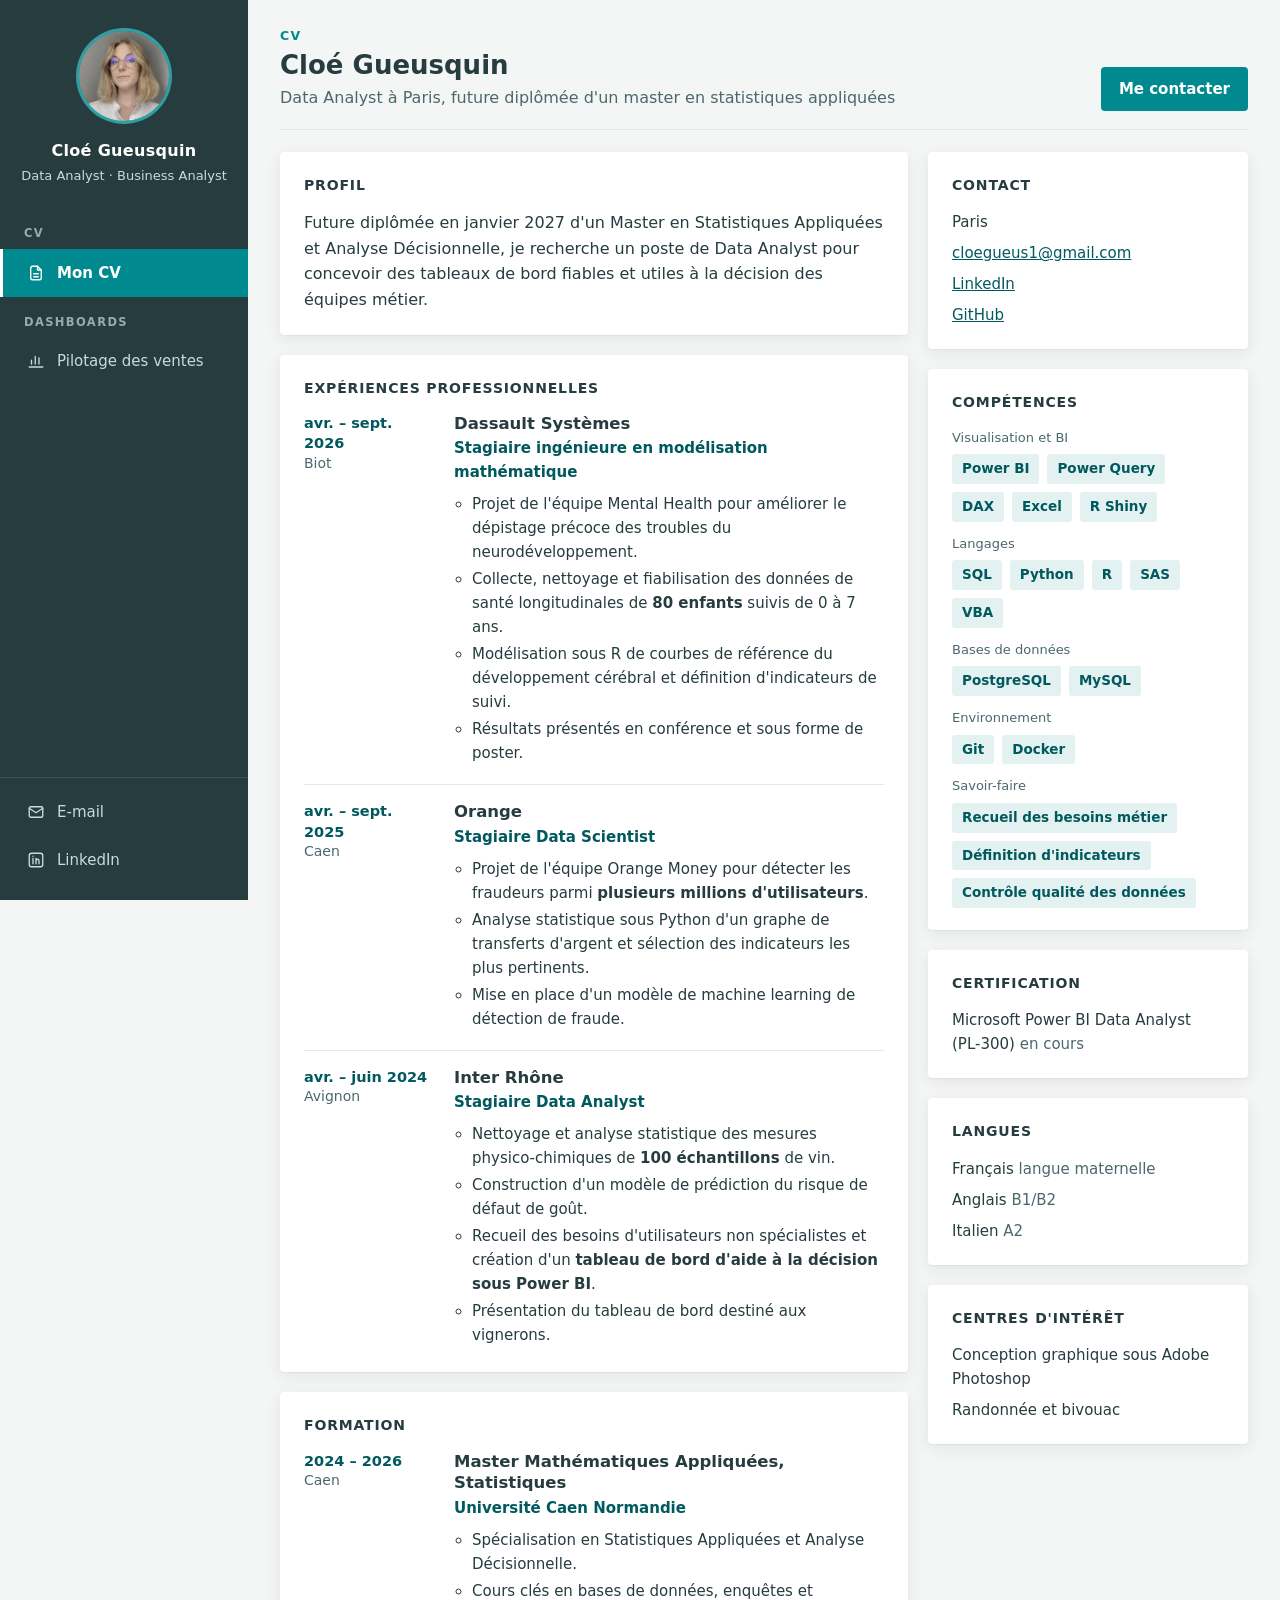
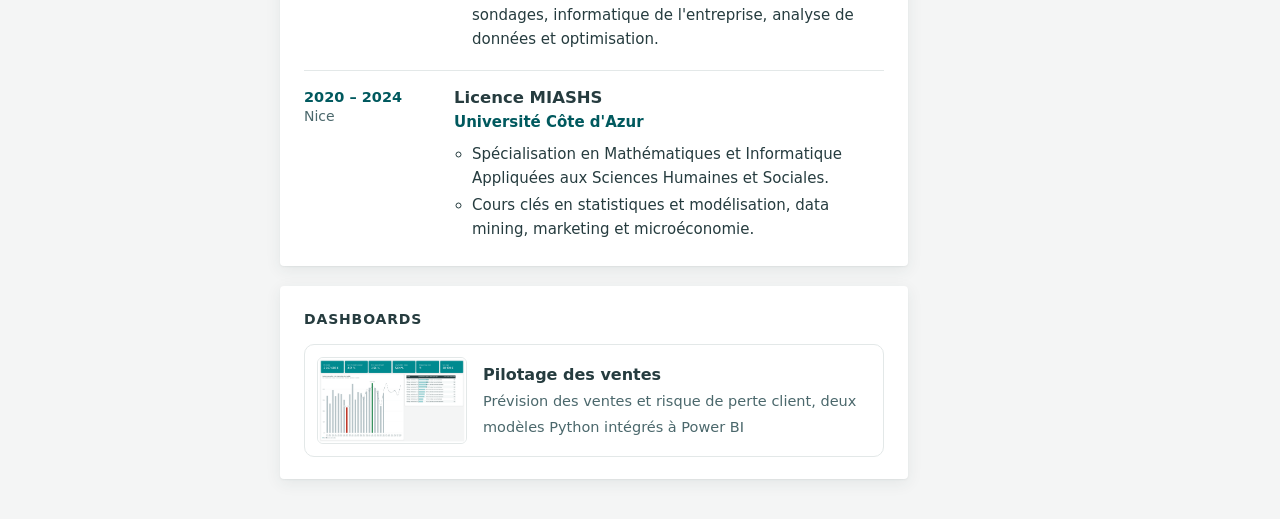
<file: docs/index.html>
<!doctype html>
<html lang="fr">
<head>
<meta charset="utf-8">
<meta name="viewport" content="width=device-width, initial-scale=1">
<title>Cloé Gueusquin · Data Analyst</title>
<meta name="description" content="Portfolio de Cloé Gueusquin, Data Analyst. CV et dashboards Power BI.">
<link rel="stylesheet" href="commun.css">
<style>
  .cv { display: grid; grid-template-columns: minmax(0, 1fr) 320px; gap: 20px; align-items: start; }
  .colonne { display: grid; gap: 20px; }
  .profil p { margin: 0; font-size: 16px; line-height: 1.6; }

  .frise { list-style: none; margin: 0; padding: 0; }
  .etape { display: grid; grid-template-columns: 130px minmax(0, 1fr); gap: 20px; padding: 16px 0; border-top: 1px solid var(--trait); }
  .etape:first-child { border-top: 0; padding-top: 0; }
  .etape:last-child { padding-bottom: 0; }
  .etape .quand { color: var(--texte-2); font-size: 14px; line-height: 1.4; }
  .etape .quand b { display: block; color: var(--teal-fonce); font-size: 14.5px; }
  .etape h3 { margin: 0; font-size: 16.5px; font-weight: 600; line-height: 1.3; }
  .etape .role { margin: 2px 0 8px; color: var(--teal-fonce); font-weight: 600; font-size: 15px; }
  .etape ul { margin: 0; padding-left: 18px; font-size: 15px; }
  .etape li { margin: 3px 0; }

  .contact, .liste { list-style: none; margin: 0; padding: 0; display: grid; gap: 7px; font-size: 15px; }
  .liste em { font-style: normal; color: var(--texte-2); }
  .groupe { margin: 0 0 12px; }
  .groupe:last-child { margin-bottom: 0; }
  .groupe span { display: block; font-size: 13px; color: var(--texte-2); margin-bottom: 6px; }
  .groupe .etiquettes li { font-size: 13.5px; }

  .dashboard { display: flex; align-items: center; gap: 16px; text-decoration: none; color: inherit; border: 1px solid var(--trait); border-radius: 10px; padding: 12px; }
  .dashboard:hover { border-color: var(--teal); background: var(--teal-clair); }
  .dashboard img { flex: none; width: 150px; border-radius: 6px; border: 1px solid var(--trait); }
  .dashboard strong { display: block; font-size: 16px; }
  .dashboard span { color: var(--texte-2); font-size: 14.5px; }

  @media (max-width: 1100px) {
    .cv { grid-template-columns: minmax(0, 1fr); }
  }
  @media (max-width: 960px) {
    .etape { grid-template-columns: 105px minmax(0, 1fr); gap: 14px; }
  }
</style>
</head>
<body>

<div class="pivoter" role="status">
  <svg viewBox="0 0 64 64" fill="none" stroke="currentColor" stroke-width="3" aria-hidden="true">
    <rect x="20" y="6" width="24" height="44" rx="4"/><line x1="29" y1="43" x2="35" y2="43"/>
    <path d="M50 30a18 18 0 0 1-18 18" stroke-dasharray="3 4"/>
  </svg>
  <strong>Tournez votre téléphone</strong>
  <p>Ce portfolio se consulte à l'horizontale, pour bien voir les tableaux de bord.</p>
</div>

<div class="app">
  <aside class="lateral" aria-label="Menu">
    <a class="profil-lateral" href="index.html"><span class="avatar"><img src="img/photo.jpg" alt="Photo de Cloé Gueusquin" onerror="this.remove()">CG</span><strong>Cloé Gueusquin</strong><small>Data Analyst · Business Analyst</small></a>
    <p class="rubrique">CV</p>
    <a class="lien" href="index.html" aria-current="page" title="Mon CV"><svg viewBox="0 0 24 24" fill="none" stroke="currentColor" stroke-width="1.8" stroke-linecap="round" stroke-linejoin="round" aria-hidden="true"><path d="M14 3H7a2 2 0 0 0-2 2v14a2 2 0 0 0 2 2h10a2 2 0 0 0 2-2V8z"/><path d="M14 3v5h5M9 13h6M9 17h6"/></svg><span>Mon CV</span></a>
    <p class="rubrique">Dashboards</p>
    <a class="lien" href="projets/pilotage-des-ventes.html" title="Pilotage des ventes"><svg viewBox="0 0 24 24" fill="none" stroke="currentColor" stroke-width="1.8" stroke-linecap="round" stroke-linejoin="round" aria-hidden="true"><path d="M3 20h18"/><path d="M6 16v-5M11 16V6M16 16v-8"/></svg><span>Pilotage des ventes</span></a>
    <div class="bas">
      <a class="lien" href="mailto:cloegueus1@gmail.com" title="E-mail"><svg viewBox="0 0 24 24" fill="none" stroke="currentColor" stroke-width="1.8" stroke-linecap="round" stroke-linejoin="round" aria-hidden="true"><rect x="3" y="5" width="18" height="14" rx="2"/><path d="m3 7 9 6 9-6"/></svg><span>E-mail</span></a>
      <a class="lien" href="https://www.linkedin.com/in/clo%C3%A9-gueusquin" title="LinkedIn"><svg viewBox="0 0 24 24" fill="none" stroke="currentColor" stroke-width="1.8" stroke-linecap="round" stroke-linejoin="round" aria-hidden="true"><rect x="3" y="3" width="18" height="18" rx="3"/><path d="M8 10v7M8 7v.01M12 17v-4a2 2 0 0 1 4 0v4M12 10v7"/></svg><span>LinkedIn</span></a>
    </div>
  </aside>

  <div class="principal">
    <header class="barre-haut">
      <div>
        <p class="fil">CV</p>
        <h1>Cloé Gueusquin</h1>
        <p class="sous-titre">Data Analyst à Paris, future diplômée d'un master en statistiques appliquées</p>
      </div>
      <a class="bouton-principal" href="mailto:cloegueus1@gmail.com">Me contacter</a>
    </header>

    <main class="cv">
      <div class="colonne">
        <section class="carte-blanche profil" aria-labelledby="titre-profil">
          <h2 id="titre-profil">Profil</h2>
          <p>Future diplômée en janvier 2027 d'un Master en Statistiques Appliquées et Analyse Décisionnelle, je recherche un poste de Data Analyst pour concevoir des tableaux de bord fiables et utiles à la décision des équipes métier.</p>
        </section>

        <section class="carte-blanche" aria-labelledby="titre-experiences">
          <h2 id="titre-experiences">Expériences professionnelles</h2>
          <ol class="frise">
            <li class="etape">
              <div class="quand"><b>avr. – sept. 2026</b>Biot</div>
              <div>
                <h3>Dassault Systèmes</h3>
                <p class="role">Stagiaire ingénieure en modélisation mathématique</p>
                <ul>
                <li>Projet de l'équipe Mental Health pour améliorer le dépistage précoce des troubles du neurodéveloppement.</li>
                <li>Collecte, nettoyage et fiabilisation des données de santé longitudinales de <strong>80 enfants</strong> suivis de 0 à 7 ans.</li>
                <li>Modélisation sous R de courbes de référence du développement cérébral et définition d'indicateurs de suivi.</li>
                <li>Résultats présentés en conférence et sous forme de poster.</li>
                </ul>
              </div>
            </li>
            <li class="etape">
              <div class="quand"><b>avr. – sept. 2025</b>Caen</div>
              <div>
                <h3>Orange</h3>
                <p class="role">Stagiaire Data Scientist</p>
                <ul>
                <li>Projet de l'équipe Orange Money pour détecter les fraudeurs parmi <strong>plusieurs millions d'utilisateurs</strong>.</li>
                <li>Analyse statistique sous Python d'un graphe de transferts d'argent et sélection des indicateurs les plus pertinents.</li>
                <li>Mise en place d'un modèle de machine learning de détection de fraude.</li>
                </ul>
              </div>
            </li>
            <li class="etape">
              <div class="quand"><b>avr. – juin 2024</b>Avignon</div>
              <div>
                <h3>Inter Rhône</h3>
                <p class="role">Stagiaire Data Analyst</p>
                <ul>
                <li>Nettoyage et analyse statistique des mesures physico-chimiques de <strong>100 échantillons</strong> de vin.</li>
                <li>Construction d'un modèle de prédiction du risque de défaut de goût.</li>
                <li>Recueil des besoins d'utilisateurs non spécialistes et création d'un <strong>tableau de bord d'aide à la décision sous Power BI</strong>.</li>
                <li>Présentation du tableau de bord destiné aux vignerons.</li>
                </ul>
              </div>
            </li>
          </ol>
        </section>

        <section class="carte-blanche" aria-labelledby="titre-formation">
          <h2 id="titre-formation">Formation</h2>
          <ol class="frise">
            <li class="etape">
              <div class="quand"><b>2024 – 2026</b>Caen</div>
              <div>
                <h3>Master Mathématiques Appliquées, Statistiques</h3>
                <p class="role">Université Caen Normandie</p>
                <ul>
                <li>Spécialisation en Statistiques Appliquées et Analyse Décisionnelle.</li>
                <li>Cours clés en bases de données, enquêtes et sondages, informatique de l'entreprise, analyse de données et optimisation.</li>
                </ul>
              </div>
            </li>
            <li class="etape">
              <div class="quand"><b>2020 – 2024</b>Nice</div>
              <div>
                <h3>Licence MIASHS</h3>
                <p class="role">Université Côte d'Azur</p>
                <ul>
                <li>Spécialisation en Mathématiques et Informatique Appliquées aux Sciences Humaines et Sociales.</li>
                <li>Cours clés en statistiques et modélisation, data mining, marketing et microéconomie.</li>
                </ul>
              </div>
            </li>
          </ol>
        </section>

        <section class="carte-blanche" aria-labelledby="titre-dashboards">
          <h2 id="titre-dashboards">Dashboards</h2>
          <a class="dashboard" href="projets/pilotage-des-ventes.html">
            <img src="img/demo_rapport.png" width="1804" height="1034" alt="">
            <div><strong>Pilotage des ventes</strong><span>Prévision des ventes et risque de perte client, deux modèles Python intégrés à Power BI</span></div>
          </a>
        </section>
      </div>

      <div class="colonne">
        <section class="carte-blanche" aria-labelledby="titre-contact">
          <h2 id="titre-contact">Contact</h2>
          <ul class="contact">
            <li>Paris</li>
            <li><a href="mailto:cloegueus1@gmail.com">cloegueus1@gmail.com</a></li>
            <li><a href="https://www.linkedin.com/in/clo%C3%A9-gueusquin">LinkedIn</a></li>
            <li><a href="https://github.com/cloegueus">GitHub</a></li>
          </ul>
        </section>

        <section class="carte-blanche" aria-labelledby="titre-competences">
          <h2 id="titre-competences">Compétences</h2>
          <div class="groupe"><span>Visualisation et BI</span><ul class="etiquettes"><li>Power BI</li><li>Power Query</li><li>DAX</li><li>Excel</li><li>R Shiny</li></ul></div>
          <div class="groupe"><span>Langages</span><ul class="etiquettes"><li>SQL</li><li>Python</li><li>R</li><li>SAS</li><li>VBA</li></ul></div>
          <div class="groupe"><span>Bases de données</span><ul class="etiquettes"><li>PostgreSQL</li><li>MySQL</li></ul></div>
          <div class="groupe"><span>Environnement</span><ul class="etiquettes"><li>Git</li><li>Docker</li></ul></div>
          <div class="groupe"><span>Savoir-faire</span><ul class="etiquettes"><li>Recueil des besoins métier</li><li>Définition d'indicateurs</li><li>Contrôle qualité des données</li></ul></div>
        </section>

        <section class="carte-blanche" aria-labelledby="titre-certification">
          <h2 id="titre-certification">Certification</h2>
          <ul class="liste"><li>Microsoft Power BI Data Analyst (PL-300) <em>en cours</em></li></ul>
        </section>

        <section class="carte-blanche" aria-labelledby="titre-langues">
          <h2 id="titre-langues">Langues</h2>
          <ul class="liste">
            <li>Français <em>langue maternelle</em></li>
            <li>Anglais <em>B1/B2</em></li>
            <li>Italien <em>A2</em></li>
          </ul>
        </section>

        <section class="carte-blanche" aria-labelledby="titre-interets">
          <h2 id="titre-interets">Centres d'intérêt</h2>
          <ul class="liste">
            <li>Conception graphique sous Adobe Photoshop</li>
            <li>Randonnée et bivouac</li>
          </ul>
        </section>
      </div>
    </main>
  </div>
</div>
</body>
</html>
</file>
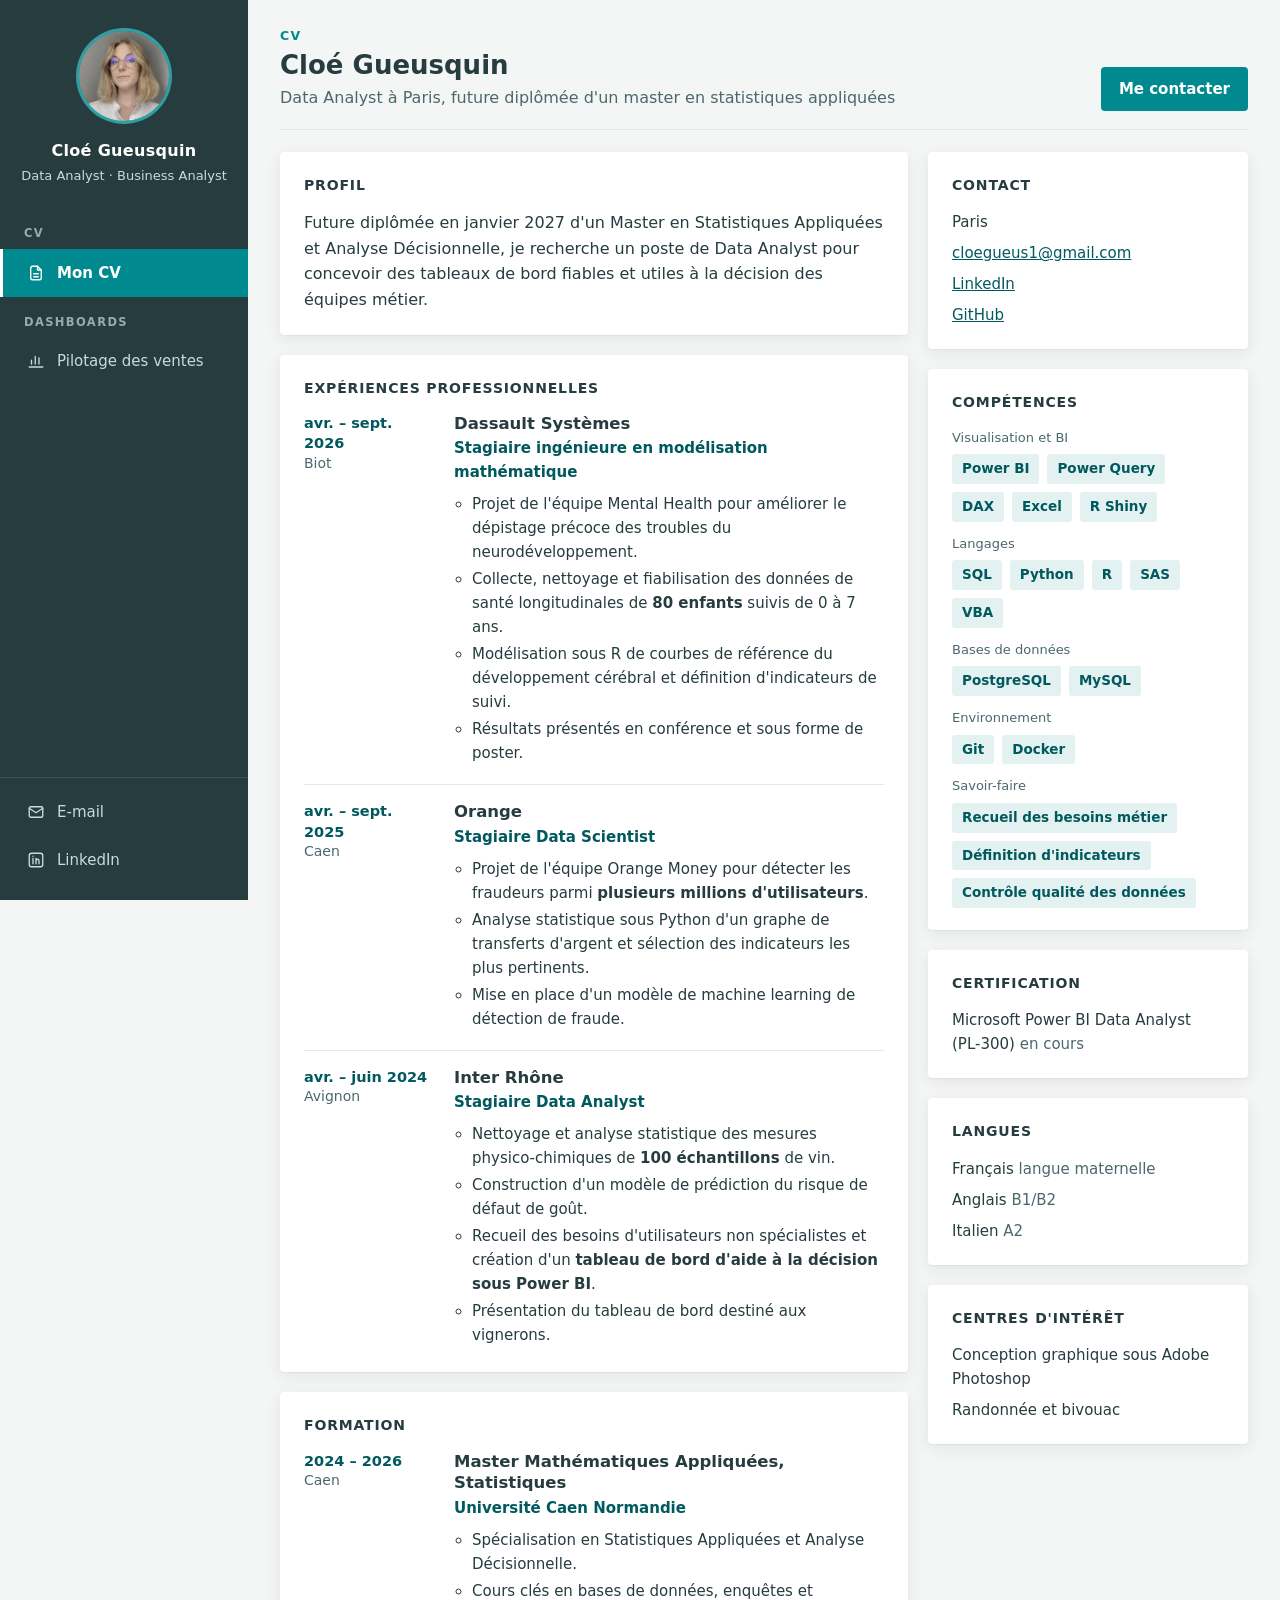
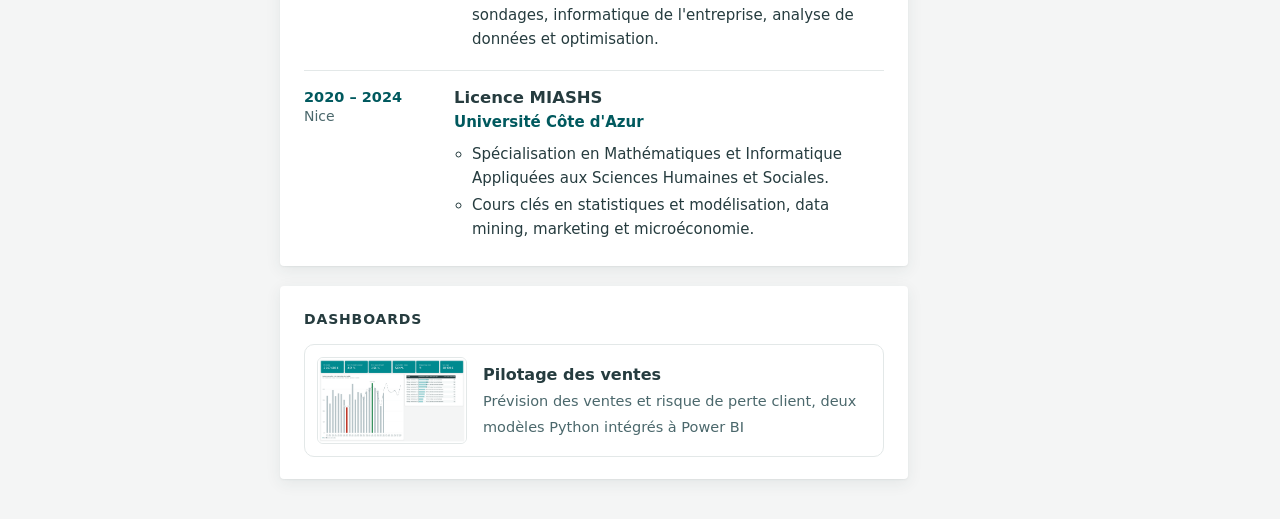
<file: docs/cv.html>
<!doctype html>
<html lang="fr">
<head>
<meta charset="utf-8">
<title>CV · Cloé Gueusquin</title>
<meta http-equiv="refresh" content="0; url=index.html">
<link rel="canonical" href="index.html">
</head>
<body>
<p>Le CV est maintenant sur la <a href="index.html">page d'accueil</a>.</p>
</body>
</html>
</file>
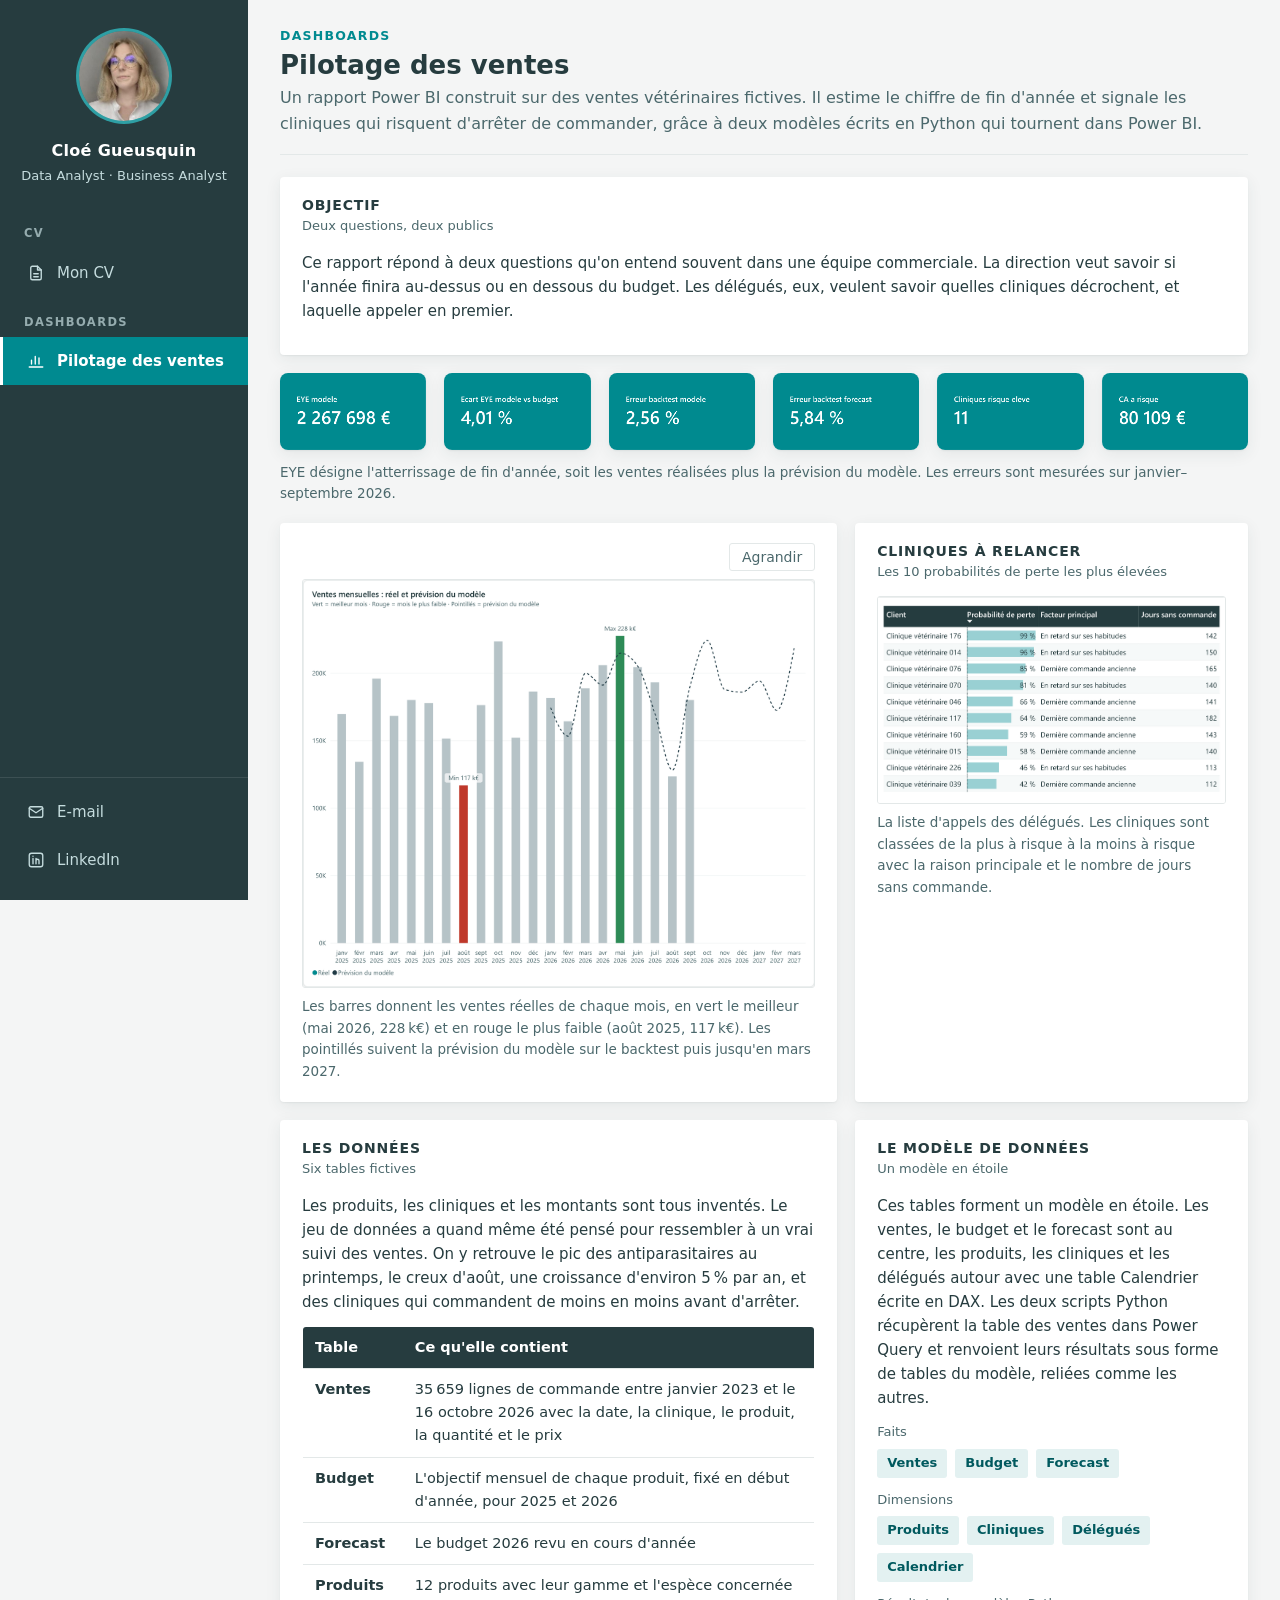
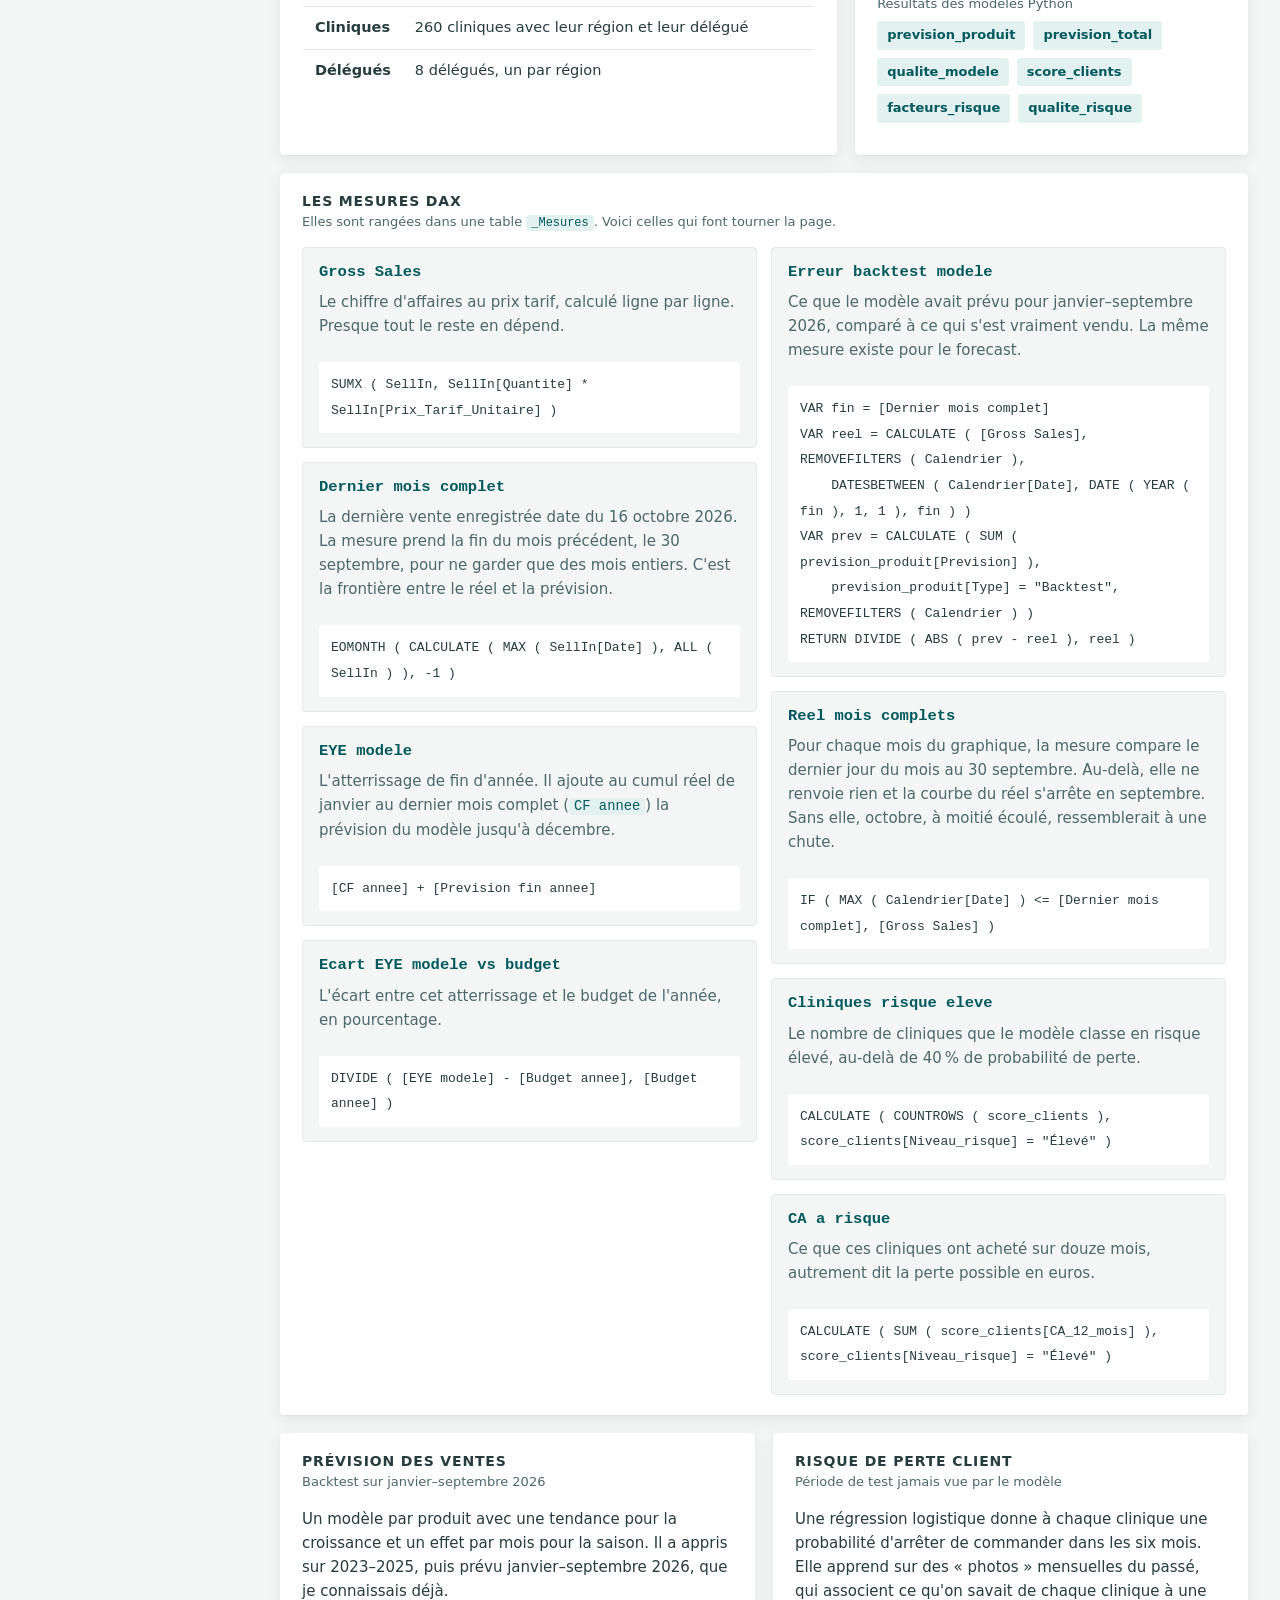
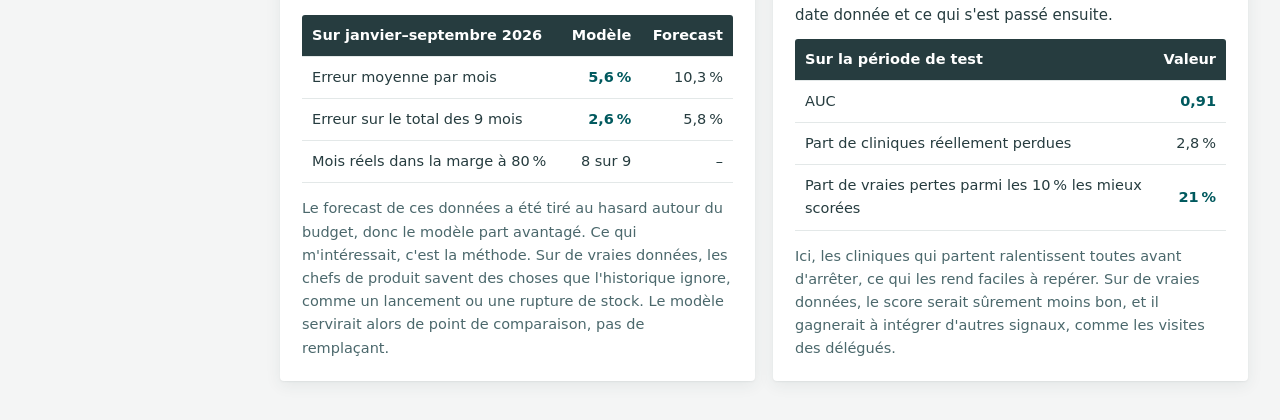
<file: docs/projets/demo-prediction.html>
<!doctype html>
<html lang="fr">
<head>
<meta charset="utf-8">
<title>Pilotage des ventes · Cloé Gueusquin</title>
<meta http-equiv="refresh" content="0; url=pilotage-des-ventes.html">
<link rel="canonical" href="pilotage-des-ventes.html">
</head>
<body>
<p>Ce dashboard s'appelle maintenant <a href="pilotage-des-ventes.html">Pilotage des ventes</a>.</p>
</body>
</html>
</file>
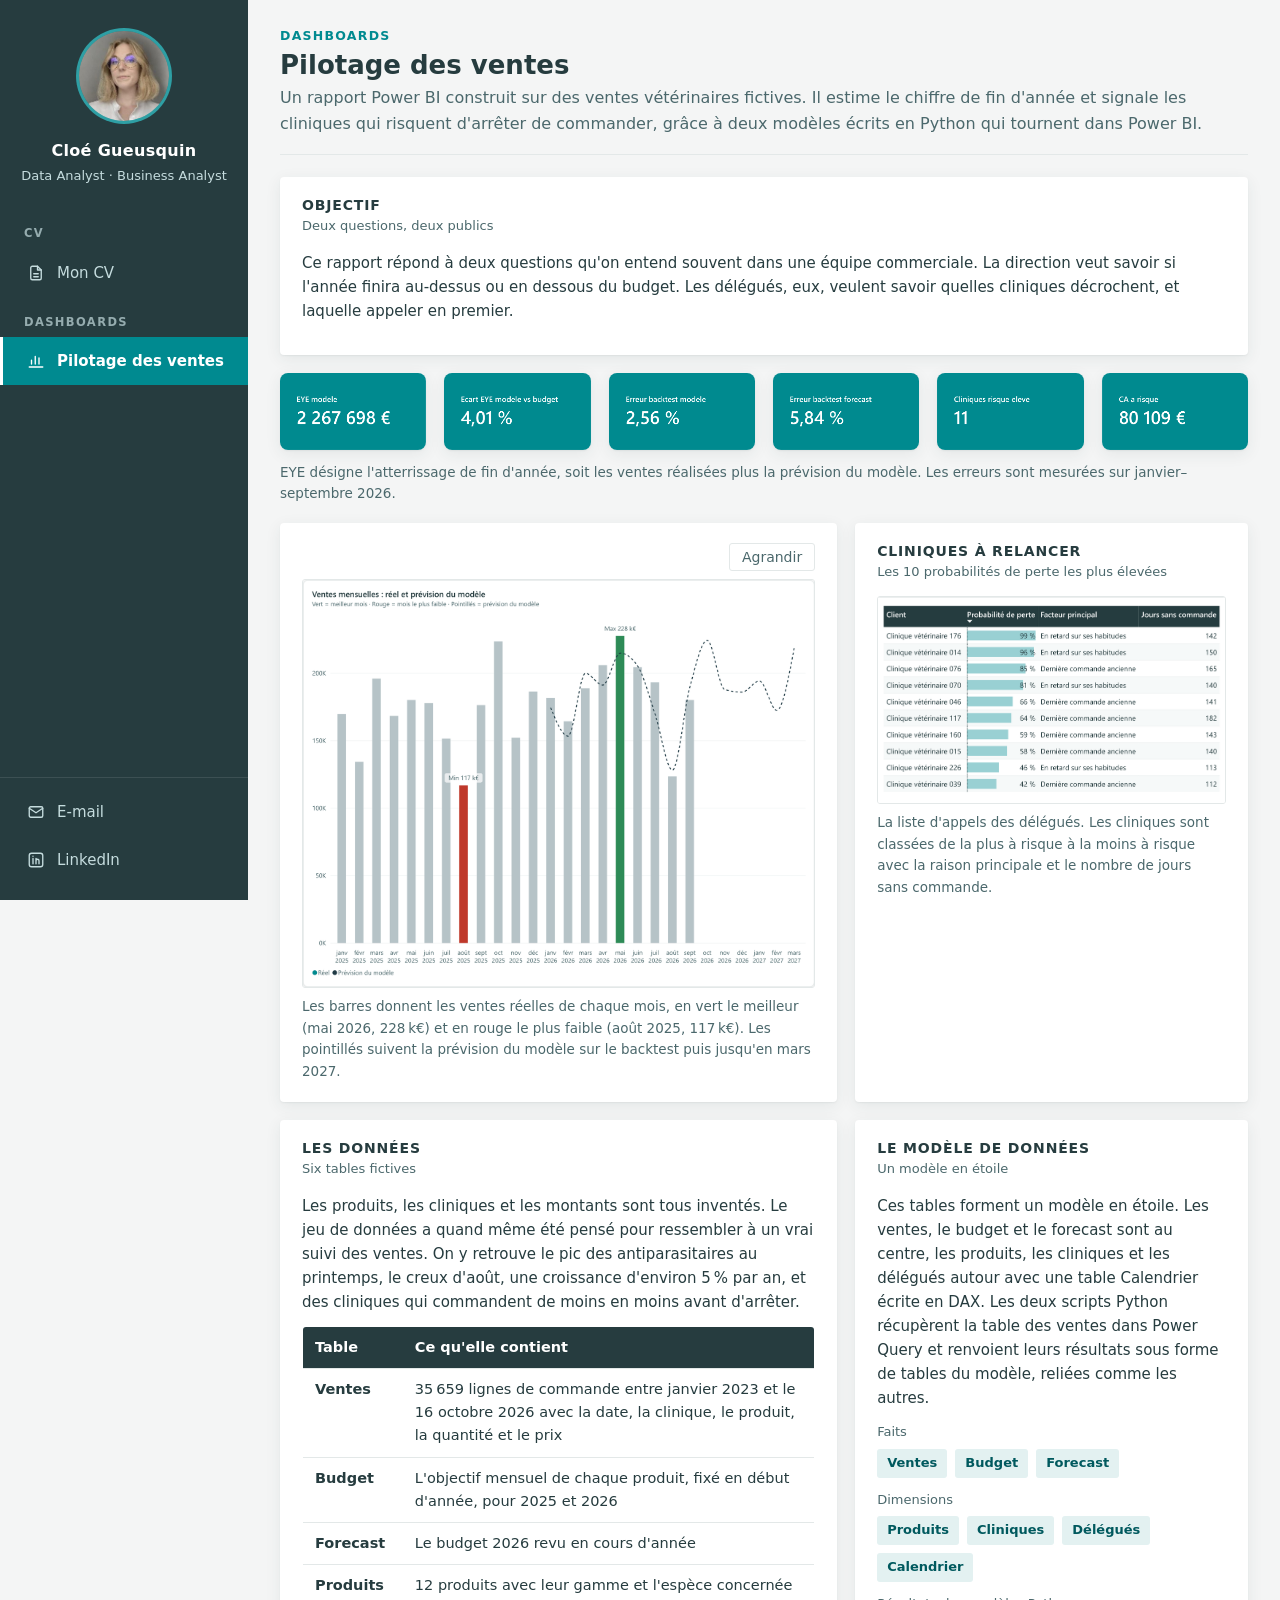
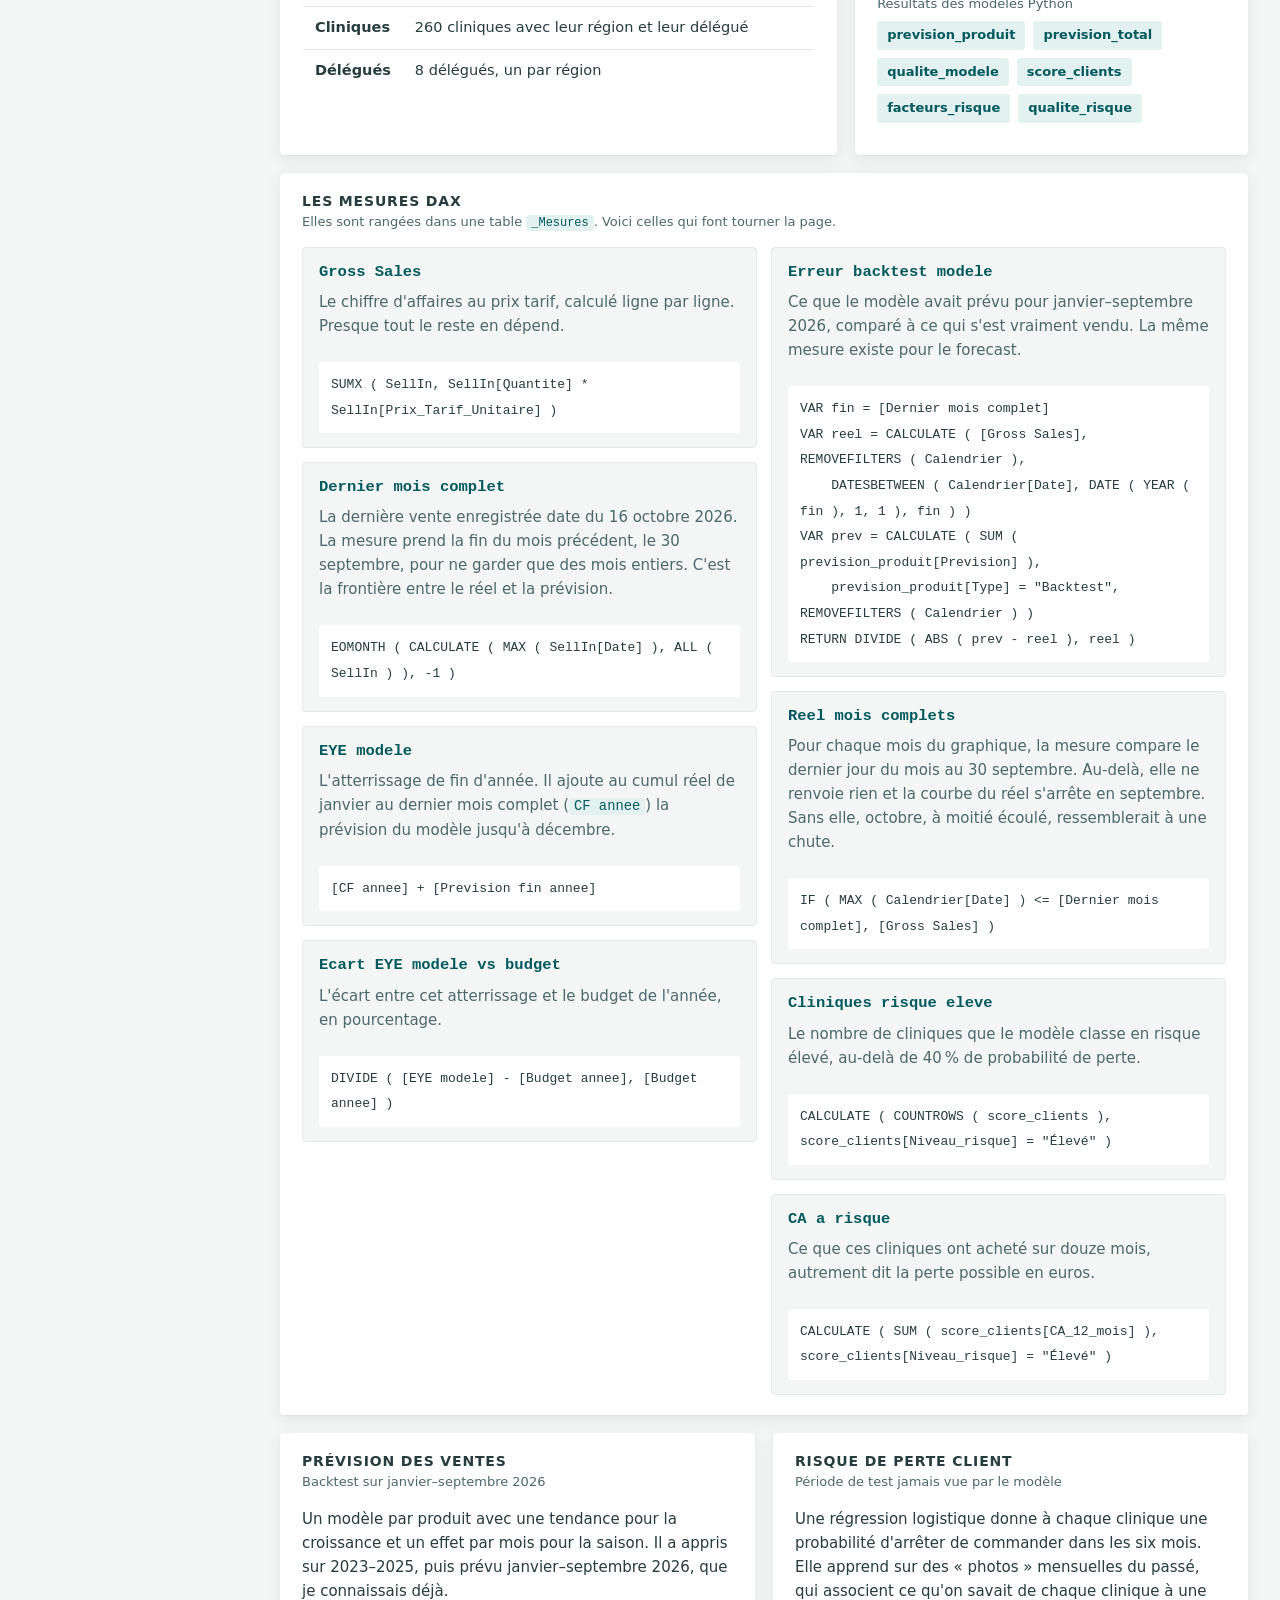
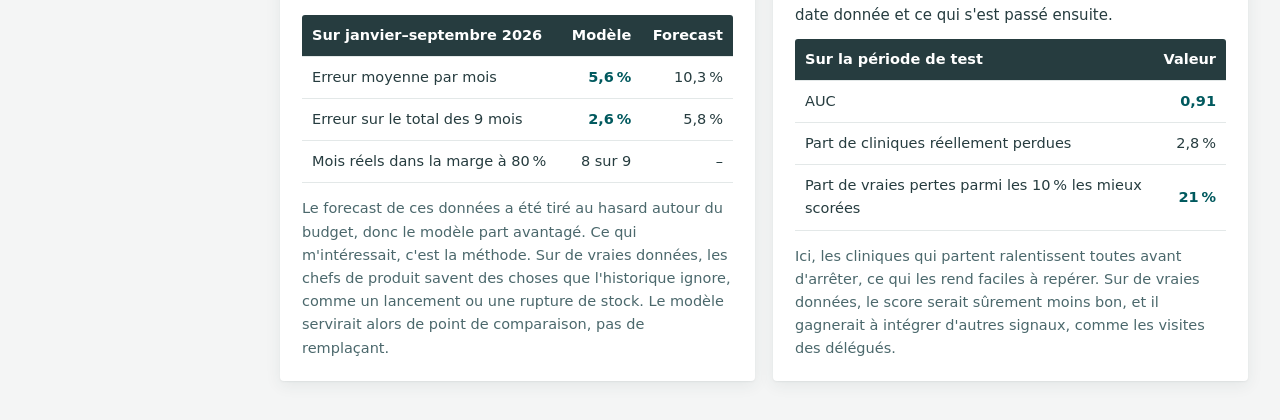
<file: docs/projets/pilotage-des-ventes.html>
<!doctype html>
<html lang="fr">
<head>
<meta charset="utf-8">
<meta name="viewport" content="width=device-width, initial-scale=1">
<title>Pilotage des ventes · Cloé Gueusquin</title>
<meta name="description" content="Rapport Power BI sur des ventes vétérinaires fictives : prévision de fin d'année et repérage des cliniques sur le point d'arrêter de commander avec deux modèles Python exécutés dans Power BI.">
<link rel="stylesheet" href="../commun.css">
<link rel="stylesheet" href="../projet.css">
</head>
<body>

<div class="pivoter" role="status">
  <svg viewBox="0 0 64 64" fill="none" stroke="currentColor" stroke-width="3" aria-hidden="true">
    <rect x="20" y="6" width="24" height="44" rx="4"/><line x1="29" y1="43" x2="35" y2="43"/>
    <path d="M50 30a18 18 0 0 1-18 18" stroke-dasharray="3 4"/>
  </svg>
  <strong>Tournez votre téléphone</strong>
  <p>Ce portfolio se consulte à l'horizontale, pour bien voir les tableaux de bord.</p>
</div>

<div class="app">
  <aside class="lateral" aria-label="Menu">
    <a class="profil-lateral" href="../index.html"><span class="avatar"><img src="../img/photo.jpg" alt="Photo de Cloé Gueusquin" onerror="this.remove()">CG</span><strong>Cloé Gueusquin</strong><small>Data Analyst · Business Analyst</small></a>
    <p class="rubrique">CV</p>
    <a class="lien" href="../index.html" title="Mon CV"><svg viewBox="0 0 24 24" fill="none" stroke="currentColor" stroke-width="1.8" stroke-linecap="round" stroke-linejoin="round" aria-hidden="true"><path d="M14 3H7a2 2 0 0 0-2 2v14a2 2 0 0 0 2 2h10a2 2 0 0 0 2-2V8z"/><path d="M14 3v5h5M9 13h6M9 17h6"/></svg><span>Mon CV</span></a>
    <p class="rubrique">Dashboards</p>
    <a class="lien" href="../projets/pilotage-des-ventes.html" aria-current="page" title="Pilotage des ventes"><svg viewBox="0 0 24 24" fill="none" stroke="currentColor" stroke-width="1.8" stroke-linecap="round" stroke-linejoin="round" aria-hidden="true"><path d="M3 20h18"/><path d="M6 16v-5M11 16V6M16 16v-8"/></svg><span>Pilotage des ventes</span></a>
    <div class="bas">
      <a class="lien" href="mailto:cloegueus1@gmail.com" title="E-mail"><svg viewBox="0 0 24 24" fill="none" stroke="currentColor" stroke-width="1.8" stroke-linecap="round" stroke-linejoin="round" aria-hidden="true"><rect x="3" y="5" width="18" height="14" rx="2"/><path d="m3 7 9 6 9-6"/></svg><span>E-mail</span></a>
      <a class="lien" href="https://www.linkedin.com/in/clo%C3%A9-gueusquin" title="LinkedIn"><svg viewBox="0 0 24 24" fill="none" stroke="currentColor" stroke-width="1.8" stroke-linecap="round" stroke-linejoin="round" aria-hidden="true"><rect x="3" y="3" width="18" height="18" rx="3"/><path d="M8 10v7M8 7v.01M12 17v-4a2 2 0 0 1 4 0v4M12 10v7"/></svg><span>LinkedIn</span></a>
    </div>
  </aside>

  <div class="principal">
    <header class="barre-haut">
      <div>
        <p class="fil">Dashboards</p>
        <h1>Pilotage des ventes</h1>
        <p class="sous-titre">Un rapport Power BI construit sur des ventes vétérinaires fictives. Il estime le chiffre de fin d'année et signale les cliniques qui risquent d'arrêter de commander, grâce à deux modèles écrits en Python qui tournent dans Power BI.</p>
      </div>
    </header>

<main class="tableau">

  <section class="tuile l-12" id="objectif">
    <h2>Objectif</h2>
    <p class="sous">Deux questions, deux publics</p>
    <p>Ce rapport répond à deux questions qu'on entend souvent dans une équipe commerciale. La direction veut savoir si l'année finira au-dessus ou en dessous du budget. Les délégués, eux, veulent savoir quelles cliniques décrochent, et laquelle appeler en premier.</p>
  </section>



  <figure class="visuel-carte l-2"><img src="../img/demo_carte_1.png" width="559" height="293" alt="Carte du rapport, EYE modele : 2 267 698 €"></figure>
  <figure class="visuel-carte l-2"><img src="../img/demo_carte_2.png" width="559" height="293" alt="Carte du rapport, Ecart EYE modele vs budget : 4,01 %"></figure>
  <figure class="visuel-carte l-2"><img src="../img/demo_carte_3.png" width="559" height="293" alt="Carte du rapport, Erreur backtest modele : 2,56 %"></figure>
  <figure class="visuel-carte l-2"><img src="../img/demo_carte_4.png" width="559" height="293" alt="Carte du rapport, Erreur backtest forecast : 5,84 %"></figure>
  <figure class="visuel-carte l-2"><img src="../img/demo_carte_5.png" width="559" height="293" alt="Carte du rapport, Cliniques risque eleve : 11"></figure>
  <figure class="visuel-carte l-2"><img src="../img/demo_carte_6.png" width="559" height="293" alt="Carte du rapport, CA a risque : 80 109 €"></figure>
  <p class="legende-bande">EYE désigne l'atterrissage de fin d'année, soit les ventes réalisées plus la prévision du modèle. Les erreurs sont mesurées sur janvier–septembre 2026.</p>

  <section class="tuile l-7" id="rapport">
    <div class="tuile-tete seul">
      <button class="agrandir" type="button">Agrandir</button>
    </div>
    <div class="capture"><img src="../img/demo_graphique.png" width="1400" height="1115" alt="Histogramme des ventes mensuelles réelles de janvier 2025 à septembre 2026, meilleur mois en vert et mois le plus faible en rouge, avec la prévision du modèle en pointillés jusqu'en mars 2027."></div>
    <p class="legende">Les barres donnent les ventes réelles de chaque mois, en vert le meilleur (mai 2026, 228&#8239;k€) et en rouge le plus faible (août 2025, 117&#8239;k€). Les pointillés suivent la prévision du modèle sur le backtest puis jusqu'en mars 2027.</p>
  </section>

  <section class="tuile l-5" id="clients">
    <h2>Cliniques à relancer</h2>
    <p class="sous">Les 10 probabilités de perte les plus élevées</p>
    <div class="capture"><img src="../img/demo_tableau.png" alt="Tableau des dix cliniques au risque de perte le plus élevé, de 99 % à 42 %, avec le facteur principal et le nombre de jours sans commande."></div>
    <p class="legende">La liste d'appels des délégués. Les cliniques sont classées de la plus à risque à la moins à risque avec la raison principale et le nombre de jours sans commande.</p>
  </section>

  <section class="tuile l-7" id="donnees">
    <h2>Les données</h2>
    <p class="sous">Six tables fictives</p>
    <p>Les produits, les cliniques et les montants sont tous inventés. Le jeu de données a quand même été pensé pour ressembler à un vrai suivi des ventes. On y retrouve le pic des antiparasitaires au printemps, le creux d'août, une croissance d'environ 5&#8239;% par an, et des cliniques qui commandent de moins en moins avant d'arrêter.</p>
    <table class="donnees">
      <thead><tr><th scope="col">Table</th><th scope="col">Ce qu'elle contient</th></tr></thead>
      <tbody>
        <tr><th scope="row">Ventes</th><td>35&#8239;659 lignes de commande entre janvier 2023 et le 16 octobre 2026 avec la date, la clinique, le produit, la quantité et le prix</td></tr>
        <tr><th scope="row">Budget</th><td>L'objectif mensuel de chaque produit, fixé en début d'année, pour 2025 et 2026</td></tr>
        <tr><th scope="row">Forecast</th><td>Le budget 2026 revu en cours d'année</td></tr>
        <tr><th scope="row">Produits</th><td>12 produits avec leur gamme et l'espèce concernée</td></tr>
        <tr><th scope="row">Cliniques</th><td>260 cliniques avec leur région et leur délégué</td></tr>
        <tr><th scope="row">Délégués</th><td>8 délégués, un par région</td></tr>
      </tbody>
    </table>
  </section>

  <section class="tuile l-5" id="modele">
    <h2>Le modèle de données</h2>
    <p class="sous">Un modèle en étoile</p>
    <p>Ces tables forment un modèle en étoile. Les ventes, le budget et le forecast sont au centre, les produits, les cliniques et les délégués autour avec une table Calendrier écrite en DAX. Les deux scripts Python récupèrent la table des ventes dans Power Query et renvoient leurs résultats sous forme de tables du modèle, reliées comme les autres.</p>
    <div class="groupe"><span>Faits</span><ul class="etiquettes"><li>Ventes</li><li>Budget</li><li>Forecast</li></ul></div>
    <div class="groupe"><span>Dimensions</span><ul class="etiquettes"><li>Produits</li><li>Cliniques</li><li>Délégués</li><li>Calendrier</li></ul></div>
    <div class="groupe"><span>Résultats des modèles Python</span><ul class="etiquettes"><li>prevision_produit</li><li>prevision_total</li><li>qualite_modele</li><li>score_clients</li><li>facteurs_risque</li><li>qualite_risque</li></ul></div>
  </section>

  <section class="tuile l-12" id="mesures">
    <h2>Les mesures DAX</h2>
    <p class="sous">Elles sont rangées dans une table <code>_Mesures</code>. Voici celles qui font tourner la page.</p>
    <div class="mesures">
      <article class="mesure">
        <h3>Gross Sales</h3>
        <p>Le chiffre d'affaires au prix tarif, calculé ligne par ligne. Presque tout le reste en dépend.</p>
        <pre><code>SUMX ( SellIn, SellIn[Quantite] * SellIn[Prix_Tarif_Unitaire] )</code></pre>
      </article>
      <article class="mesure">
        <h3>Dernier mois complet</h3>
        <p>La dernière vente enregistrée date du 16 octobre 2026. La mesure prend la fin du mois précédent, le 30 septembre, pour ne garder que des mois entiers. C'est la frontière entre le réel et la prévision.</p>
        <pre><code>EOMONTH ( CALCULATE ( MAX ( SellIn[Date] ), ALL ( SellIn ) ), -1 )</code></pre>
      </article>
      <article class="mesure">
        <h3>EYE modele</h3>
        <p>L'atterrissage de fin d'année. Il ajoute au cumul réel de janvier au dernier mois complet (<code>CF annee</code>) la prévision du modèle jusqu'à décembre.</p>
        <pre><code>[CF annee] + [Prevision fin annee]</code></pre>
      </article>
      <article class="mesure">
        <h3>Ecart EYE modele vs budget</h3>
        <p>L'écart entre cet atterrissage et le budget de l'année, en pourcentage.</p>
        <pre><code>DIVIDE ( [EYE modele] - [Budget annee], [Budget annee] )</code></pre>
      </article>
      <article class="mesure">
        <h3>Erreur backtest modele</h3>
        <p>Ce que le modèle avait prévu pour janvier–septembre 2026, comparé à ce qui s'est vraiment vendu. La même mesure existe pour le forecast.</p>
        <pre><code>VAR fin = [Dernier mois complet]
VAR reel = CALCULATE ( [Gross Sales], REMOVEFILTERS ( Calendrier ),
    DATESBETWEEN ( Calendrier[Date], DATE ( YEAR ( fin ), 1, 1 ), fin ) )
VAR prev = CALCULATE ( SUM ( prevision_produit[Prevision] ),
    prevision_produit[Type] = "Backtest", REMOVEFILTERS ( Calendrier ) )
RETURN DIVIDE ( ABS ( prev - reel ), reel )</code></pre>
      </article>
      <article class="mesure">
        <h3>Reel mois complets</h3>
        <p>Pour chaque mois du graphique, la mesure compare le dernier jour du mois au 30 septembre. Au-delà, elle ne renvoie rien et la courbe du réel s'arrête en septembre. Sans elle, octobre, à moitié écoulé, ressemblerait à une chute.</p>
        <pre><code>IF ( MAX ( Calendrier[Date] ) &lt;= [Dernier mois complet], [Gross Sales] )</code></pre>
      </article>
      <article class="mesure">
        <h3>Cliniques risque eleve</h3>
        <p>Le nombre de cliniques que le modèle classe en risque élevé, au-delà de 40&#8239;% de probabilité de perte.</p>
        <pre><code>CALCULATE ( COUNTROWS ( score_clients ), score_clients[Niveau_risque] = "Élevé" )</code></pre>
      </article>
      <article class="mesure">
        <h3>CA a risque</h3>
        <p>Ce que ces cliniques ont acheté sur douze mois, autrement dit la perte possible en euros.</p>
        <pre><code>CALCULATE ( SUM ( score_clients[CA_12_mois] ), score_clients[Niveau_risque] = "Élevé" )</code></pre>
      </article>
    </div>
  </section>

  <section class="tuile l-6">
    <h2>Prévision des ventes</h2>
    <p class="sous">Backtest sur janvier–septembre 2026</p>
    <p>Un modèle par produit avec une tendance pour la croissance et un effet par mois pour la saison. Il a appris sur 2023–2025, puis prévu janvier–septembre 2026, que je connaissais déjà.</p>
        <table class="comparaison">
          <thead><tr><th scope="col">Sur janvier–septembre 2026</th><th scope="col">Modèle</th><th scope="col">Forecast</th></tr></thead>
          <tbody>
            <tr><td>Erreur moyenne par mois</td><td class="meilleur">5,6&#8239;%</td><td>10,3&#8239;%</td></tr>
            <tr><td>Erreur sur le total des 9 mois</td><td class="meilleur">2,6&#8239;%</td><td>5,8&#8239;%</td></tr>
            <tr><td>Mois réels dans la marge à 80&#8239;%</td><td>8 sur 9</td><td>–</td></tr>
          </tbody>
        </table>
        <p class="remarque">Le forecast de ces données a été tiré au hasard autour du budget, donc le modèle part avantagé. Ce qui m'intéressait, c'est la méthode. Sur de vraies données, les chefs de produit savent des choses que l'historique ignore, comme un lancement ou une rupture de stock. Le modèle servirait alors de point de comparaison, pas de remplaçant.</p>
  </section>
  <section class="tuile l-6">
    <h2>Risque de perte client</h2>
    <p class="sous">Période de test jamais vue par le modèle</p>
    <p>Une régression logistique donne à chaque clinique une probabilité d'arrêter de commander dans les six mois. Elle apprend sur des « photos » mensuelles du passé, qui associent ce qu'on savait de chaque clinique à une date donnée et ce qui s'est passé ensuite.</p>
        <table class="comparaison">
          <thead><tr><th scope="col">Sur la période de test</th><th scope="col">Valeur</th></tr></thead>
          <tbody>
            <tr><td>AUC</td><td class="meilleur">0,91</td></tr>
            <tr><td>Part de cliniques réellement perdues</td><td>2,8&#8239;%</td></tr>
            <tr><td>Part de vraies pertes parmi les 10&#8239;% les mieux scorées</td><td class="meilleur">21&#8239;%</td></tr>
          </tbody>
        </table>
        <p class="remarque">Ici, les cliniques qui partent ralentissent toutes avant d'arrêter, ce qui les rend faciles à repérer. Sur de vraies données, le score serait sûrement moins bon, et il gagnerait à intégrer d'autres signaux, comme les visites des délégués.</p>
  </section>

</main>
  </div>
</div>

<dialog id="agrandissement" aria-label="Capture agrandie">
  <button class="fermer" type="button" aria-label="Fermer">×</button>
  <img alt="">
</dialog>

<script src="../projet.js"></script>
</body>
</html>
</file>
<file: docs/commun.css>
/* Styles communs à toutes les pages du portfolio. */

:root {
  --ardoise: #263C3F;
  --ardoise-2: #31494C;
  --teal: #008A90;
  --teal-fonce: #00595E;
  --teal-clair: #E3F1F1;
  --gris-bleu: #4B686C;
  --gris: #A7A9AC;
  --fond: #F4F5F5;
  --blanc: #FFFFFF;
  --trait: #E3E8E8;
  --texte: #263C3F;
  --texte-2: #4B686C;
  --sur-fonce: #C5DCDE;
  --rayon: 4px;
  --ombre: 0 1px 2px rgba(38,60,63,.06), 0 4px 16px rgba(38,60,63,.08);
  --police: "Segoe UI", system-ui, -apple-system, "Helvetica Neue", Arial, sans-serif;
}

* { box-sizing: border-box; }
html { scroll-behavior: smooth; }
body { margin: 0; background: var(--fond); color: var(--texte); font: 16px/1.6 var(--police); }
a { color: var(--teal-fonce); }
img { max-width: 100%; height: auto; display: block; }
:focus-visible { outline: 3px solid var(--teal); outline-offset: 2px; }

.surtitre { text-transform: uppercase; letter-spacing: .12em; font-size: 13px; font-weight: 600; margin: 0 0 10px; }

.etiquettes { display: flex; flex-wrap: wrap; gap: 8px; list-style: none; margin: 0; padding: 0; }
.etiquettes li { background: var(--teal-clair); color: var(--teal-fonce); border-radius: 3px; padding: 4px 10px; font-size: 14px; font-weight: 600; }

/* Barre de navigation des pages intérieures (CV, projets). */
.navigation { background: var(--ardoise); }
.navigation .conteneur { display: flex; align-items: center; justify-content: space-between; gap: 16px; padding-top: 16px; padding-bottom: 16px; }
.navigation .signature { color: var(--blanc); font-weight: 600; text-decoration: none; letter-spacing: .02em; }
.navigation nav { display: flex; gap: 22px; }
.navigation nav a { color: var(--sur-fonce); text-decoration: none; font-size: 15px; }
.navigation nav a:hover, .navigation nav a[aria-current="page"] { color: var(--blanc); }
.conteneur { max-width: 1200px; margin: 0 auto; padding: 0 24px; }

/* --- Écran « Tournez votre téléphone » ------------------------------------
   Le portfolio se consulte sur un écran assez large : un téléphone tenu à la
   verticale affiche cet écran à la place du contenu. Un site web ne peut pas
   verrouiller l'orientation lui-même ; il le demande au visiteur. */

.pivoter { display: none; }

@media (orientation: portrait) and (max-width: 900px) {
  .pivoter {
    display: flex; position: fixed; inset: 0; z-index: 1000;
    flex-direction: column; align-items: center; justify-content: center; gap: 18px;
    padding: 32px; text-align: center; background: var(--ardoise); color: var(--blanc);
  }
  body { overflow: hidden; }
}

.pivoter svg { width: 88px; height: 88px; animation: pivoter 2.4s ease-in-out infinite; }
.pivoter strong { font-size: 22px; font-weight: 600; }
.pivoter p { margin: 0; color: var(--sur-fonce); max-width: 26ch; }

@keyframes pivoter {
  0%, 25%   { transform: rotate(0deg); }
  55%, 100% { transform: rotate(-90deg); }
}

@media (prefers-reduced-motion: reduce) {
  html { scroll-behavior: auto; }
  .pivoter svg { animation: none; transform: rotate(-90deg); }
}

/* --- Structure tableau de bord : barre latérale + zone principale ----------- */

.app { display: grid; grid-template-columns: 248px minmax(0, 1fr); min-height: 100vh; }

.lateral { position: sticky; top: 0; height: 100vh; overflow-y: auto; background: var(--ardoise); color: var(--blanc);
           display: flex; flex-direction: column; padding: 28px 0 16px; }
.profil-lateral { display: flex; flex-direction: column; align-items: center; text-align: center; gap: 2px; padding: 0 16px 22px; color: var(--blanc); text-decoration: none; }
.avatar { position: relative; overflow: hidden; width: 96px; height: 96px; margin-bottom: 12px; border-radius: 50%; border: 3px solid rgba(255, 255, 255, .18);
          background: var(--teal); display: grid; place-items: center; font-size: 30px; font-weight: 700; letter-spacing: .02em; }
.avatar img { position: absolute; inset: 0; width: 100%; height: 100%; object-fit: cover; }
.profil-lateral strong { font-size: 16px; font-weight: 600; letter-spacing: .02em; }
.profil-lateral small { font-size: 13px; color: var(--sur-fonce); }
.lateral .rubrique { margin: 0; padding: 16px 24px 6px; font-size: 11.5px; font-weight: 600; letter-spacing: .12em; text-transform: uppercase; color: rgba(197, 220, 222, .7); }
.lateral .lien { display: flex; align-items: center; gap: 12px; padding: 12px 24px; color: var(--sur-fonce); text-decoration: none; font-size: 15px; border-left: 3px solid transparent; }
.lateral .lien:hover { background: rgba(255, 255, 255, .06); color: var(--blanc); }
.lateral .lien[aria-current="page"] { background: var(--teal); border-left-color: var(--blanc); color: var(--blanc); font-weight: 600; }
.lateral .lien svg { flex: none; width: 18px; height: 18px; }
.lateral .bas { margin-top: auto; padding-top: 10px; border-top: 1px solid rgba(255, 255, 255, .1); display: grid; }

.principal { min-width: 0; padding: 26px 32px 40px; }
.barre-haut { display: flex; align-items: flex-end; justify-content: space-between; gap: 16px; padding-bottom: 18px; margin-bottom: 22px; border-bottom: 1px solid var(--trait); }
.barre-haut .fil { margin: 0 0 4px; font-size: 12.5px; font-weight: 600; letter-spacing: .1em; text-transform: uppercase; color: var(--teal); }
.barre-haut h1 { margin: 0; font-size: 26px; line-height: 1.2; font-weight: 600; }
.barre-haut .sous-titre { margin: 4px 0 0; color: var(--texte-2); }
.bouton-principal { flex: none; display: inline-flex; align-items: center; gap: 8px; padding: 10px 18px; border-radius: 4px; background: var(--teal); color: var(--blanc); font-weight: 600; font-size: 15px; text-decoration: none; }
.bouton-principal:hover { background: var(--teal-fonce); }
.carte-blanche { background: var(--blanc); border-radius: var(--rayon); box-shadow: var(--ombre); padding: 22px 24px; }
.carte-blanche > h2 { margin: 0 0 14px; font-size: 14px; font-weight: 700; letter-spacing: .06em; text-transform: uppercase; }
.pied { margin: 32px 0 0; font-size: 13.5px; color: var(--texte-2); }

/* Écran moyen ou téléphone à l'horizontale : la barre latérale ne garde que les icônes. */
@media (max-width: 960px) {
  .app { grid-template-columns: 72px minmax(0, 1fr); }
  .lateral { padding: 16px 0 12px; }
  .profil-lateral { padding: 0 0 12px; }
  .avatar { width: 46px; height: 46px; margin: 0; font-size: 16px; border-width: 2px; }
  .profil-lateral strong, .profil-lateral small, .lateral .rubrique { display: none; }
  .lateral .lien { justify-content: center; padding: 12px 0; }
  .lateral .lien span { position: absolute; width: 1px; height: 1px; overflow: hidden; clip: rect(0 0 0 0); white-space: nowrap; }
  .principal { padding: 20px 20px 32px; }
}

/* Sur grand écran, le contenu garde une largeur de lecture confortable, centrée. */
.principal > .barre-haut, .principal > main { max-width: 1280px; margin-left: auto; margin-right: auto; }
</file>
<file: docs/projet.css>
/* Mise en page des pages projet : en-tête, visualiseur à repères, démarche, compétences. */

/* --- En-tête -------------------------------------------------------- */
.entete { background: var(--ardoise); color: var(--blanc); }
.barre { display: flex; align-items: center; justify-content: space-between; padding: 18px 0; }
.signature { font-weight: 600; letter-spacing: .02em; color: var(--blanc); text-decoration: none; }
.barre nav { display: flex; gap: 22px; }
.barre nav a { color: var(--sur-fonce); text-decoration: none; font-size: 15px; }
.barre nav a:hover { color: var(--blanc); }
.accroche { padding: 36px 0 44px; }
.accroche .surtitre { color: var(--sur-fonce); margin: 0 0 14px; }
h1 { font-size: clamp(26px, 3.4vw, 38px); line-height: 1.15; margin: 0 0 14px; font-weight: 600; }
.accroche p.intro { font-size: 17px; line-height: 1.6; color: var(--sur-fonce); max-width: 80ch; margin: 0 0 24px; }
.chiffres { display: grid; grid-template-columns: repeat(4, minmax(0, 1fr)); gap: 14px; margin: 0 0 36px; padding: 0; list-style: none; max-width: 860px; }
.chiffres li { background: var(--teal); border-radius: var(--rayon); padding: 16px 18px; }
.chiffres strong { display: block; font-size: clamp(21px, 5.6vw, 28px); line-height: 1.1; font-weight: 600; white-space: nowrap; }
.chiffres span { display: block; font-size: 14px; line-height: 1.35; margin-top: 4px; }
.actions { display: flex; flex-wrap: wrap; gap: 12px; }
.bouton { display: inline-flex; align-items: center; gap: 8px; padding: 12px 20px; border-radius: 4px; font-weight: 600; font-size: 15px; text-decoration: none; border: 1px solid transparent; cursor: pointer; font-family: inherit; }
.bouton.plein { background: var(--blanc); color: var(--ardoise); }
.bouton.plein:hover { background: var(--teal-clair); }
.bouton.contour { color: var(--blanc); border-color: rgba(255,255,255,.35); background: transparent; }
.bouton.contour:hover { border-color: var(--blanc); }

/* --- Sections ------------------------------------------------------- */
section { padding: 40px 0 0; }
h2 { font-size: 30px; line-height: 1.2; margin: 0 0 8px; font-weight: 600; }
.chapeau { color: var(--texte-2); margin: 0 0 18px; }

/* --- Visualiseur ---------------------------------------------------- */
.visualiseur { background: var(--blanc); border-radius: var(--rayon); box-shadow: var(--ombre); overflow: hidden; }
.onglets { display: flex; gap: 6px; padding: 12px; background: var(--ardoise); }
.onglet { flex: 1 1 0; min-width: 0; white-space: nowrap; overflow: hidden; text-overflow: ellipsis; padding: 10px 18px; border: 0; border-radius: 6px; background: rgba(255,255,255,.1); color: var(--blanc); font: 600 15px var(--police); cursor: pointer; }
.onglet:hover { background: rgba(255,255,255,.18); }
.onglet[aria-selected="true"] { background: var(--teal); }
.panneau { padding: 24px; }
.panneau[hidden] { display: none; }
.question { display: flex; flex-wrap: wrap; align-items: baseline; justify-content: space-between; gap: 8px 16px; margin: 0 0 16px; }
.question h3 { margin: 0; font-size: 21px; font-weight: 600; }
.question .agrandir { background: none; border: 1px solid var(--trait); color: var(--texte-2); border-radius: 3px; padding: 6px 12px; font: 14px var(--police); cursor: pointer; }
.question .agrandir:hover { border-color: var(--teal); color: var(--teal-fonce); }
.capture { position: relative; border: 1px solid var(--trait); border-radius: 3px; overflow: hidden; }
.legende { font-size: 14px; color: var(--texte-2); margin: 10px 0 0; }

.repere { position: absolute; transform: translate(-50%, -50%); width: 30px; height: 30px; border-radius: 50%;
          border: 2px solid var(--blanc); background: var(--teal); color: var(--blanc); font: 700 14px var(--police);
          cursor: pointer; box-shadow: 0 2px 8px rgba(0,0,0,.25); display: none; padding: 0; }
.js .repere { display: block; }
.repere::after { content: ""; position: absolute; inset: -6px; border-radius: 50%; border: 2px solid var(--teal); opacity: 0; }
.repere.actif { background: var(--ardoise); transform: translate(-50%, -50%) scale(1.15); }
.repere.actif::after { opacity: .6; animation: pulse 1.6s ease-out infinite; }
@keyframes pulse { from { transform: scale(.9); opacity: .7; } to { transform: scale(1.6); opacity: 0; } }

.notes { list-style: none; margin: 20px 0 0; padding: 0; display: grid; grid-template-columns: repeat(auto-fit, minmax(240px, 1fr)); gap: 12px; }
.note { border: 1px solid var(--trait); border-radius: 8px; padding: 14px 16px; display: grid; grid-template-columns: 28px 1fr; align-content: start; gap: 0 12px; cursor: pointer; transition: border-color .15s, background .15s; }
.note:hover, .note.actif { border-color: var(--teal); background: var(--teal-clair); }
.note .num { width: 26px; height: 26px; border-radius: 50%; background: var(--teal); color: var(--blanc); font-weight: 700; font-size: 13px; display: grid; place-items: center; }
.note.actif .num { background: var(--ardoise); }
.note strong { display: block; font-weight: 600; line-height: 1.35; margin-top: 2px; }
.note p { grid-column: 2; margin: 4px 0 0; font-size: 14.5px; color: var(--texte-2); line-height: 1.5; }

/* --- Démarche ------------------------------------------------------- */
.etapes { display: grid; grid-template-columns: repeat(3, minmax(0, 1fr)); gap: 16px; list-style: none; margin: 0; padding: 0; counter-reset: etape; }
.etapes li { background: var(--blanc); border-radius: var(--rayon); box-shadow: var(--ombre); padding: 24px; counter-increment: etape; }
.etapes li::before { content: "0" counter(etape); display: block; color: var(--teal); font-weight: 700; font-size: 14px; letter-spacing: .08em; margin-bottom: 8px; }
.etapes h3 { margin: 0 0 8px; font-size: 19px; font-weight: 600; }
.etapes p { margin: 0; color: var(--texte-2); font-size: 15.5px; }

/* --- Compétences ---------------------------------------------------- */
.competences { display: grid; grid-template-columns: repeat(auto-fit, minmax(260px, 1fr)); gap: 16px; }
.bloc { background: var(--blanc); border-radius: var(--rayon); box-shadow: var(--ombre); padding: 22px 24px; }
.bloc h3 { margin: 0 0 12px; font-size: 17px; font-weight: 600; }

/* --- Pied de page --------------------------------------------------- */
.liens { display: flex; flex-wrap: wrap; gap: 12px; }
.liens .bouton.plein { background: var(--teal); color: var(--blanc); }
.liens .bouton.plein:hover { background: var(--teal-fonce); }
.liens .bouton.contour { color: var(--ardoise); border-color: var(--trait); background: var(--blanc); }
.liens .bouton.contour:hover { border-color: var(--teal); }
footer { margin-top: 56px; background: var(--ardoise); color: var(--sur-fonce); font-size: 14px; }
footer .conteneur { padding: 28px 24px; display: flex; flex-wrap: wrap; justify-content: space-between; gap: 12px; }
footer a { color: var(--blanc); }

/* --- Agrandissement ------------------------------------------------- */
dialog { border: 0; padding: 0; border-radius: var(--rayon); max-width: min(96vw, 1800px); background: var(--blanc); box-shadow: 0 20px 60px rgba(0,0,0,.4); }
dialog::backdrop { background: rgba(20,32,34,.82); }
dialog .fermer { position: absolute; top: 10px; right: 10px; width: 40px; height: 40px; border-radius: 50%; border: 0; background: var(--ardoise); color: var(--blanc); font-size: 22px; cursor: pointer; }

@media (max-width: 860px) {
  .chiffres { grid-template-columns: repeat(2, minmax(0, 1fr)); }
  .etapes { grid-template-columns: 1fr; }
  .barre nav { display: none; }
  .panneau { padding: 16px; }
  .onglets { padding: 8px; gap: 4px; }
  .onglet { padding: 9px 6px; font-size: 14px; }
  .repere { width: 24px; height: 24px; font-size: 12px; }
}
@media (prefers-reduced-motion: reduce) {
  .repere.actif::after { animation: none; }
}

/* --- Résultats chiffrés et mises en garde ---------------------------------- */
.resultats { display: grid; grid-template-columns: repeat(2, minmax(0, 1fr)); gap: 16px; }
.resultats .bloc p { margin: 0 0 14px; color: var(--texte-2); font-size: 15.5px; }
.comparaison { width: 100%; border-collapse: collapse; font-size: 15px; }
.comparaison th, .comparaison td { padding: 9px 10px; border-bottom: 1px solid var(--trait); text-align: right; }
.comparaison th:first-child, .comparaison td:first-child { text-align: left; }
.comparaison thead th { background: var(--ardoise); color: var(--blanc); font-weight: 600; }
.comparaison thead th:first-child { border-radius: 3px 0 0 0; }
.comparaison thead th:last-child { border-radius: 0 3px 0 0; }
.comparaison .meilleur { color: var(--teal-fonce); font-weight: 700; }
.resultats .bloc p.remarque { margin: 14px 0 0; font-size: 15px; line-height: 1.6; color: var(--texte-2); }

@media (max-width: 860px) {
  .resultats { grid-template-columns: 1fr; }
}

/* Panneaux affichés les uns sous les autres, séparés par un filet. */
.panneau + .panneau { border-top: 1px solid var(--trait); padding-top: 32px; }

/* --- Texte courant, tableau des données, mesures DAX ----------------------- */
.texte p { margin: 0 0 12px; font-size: 16px; line-height: 1.6; }
section .texte h2 { margin-bottom: 10px; }
code { font-family: Consolas, "Cascadia Mono", ui-monospace, monospace; font-size: .92em; background: var(--teal-clair); color: var(--teal-fonce); padding: 1px 5px; border-radius: 4px; }

.donnees { width: 100%; border-collapse: collapse; background: var(--blanc); border-radius: var(--rayon); overflow: hidden; box-shadow: var(--ombre); font-size: 15.5px; margin-top: 6px; }
.donnees th, .donnees td { text-align: left; padding: 12px 18px; border-bottom: 1px solid var(--trait); vertical-align: top; }
.donnees tbody tr:last-child th, .donnees tbody tr:last-child td { border-bottom: 0; }
.donnees thead th { background: var(--ardoise); color: var(--blanc); font-weight: 600; }
.donnees th[scope="row"] { font-weight: 600; color: var(--ardoise); white-space: nowrap; width: 1%; }

.mesures { display: grid; grid-template-columns: repeat(2, minmax(0, 1fr)); gap: 16px; }
.mesure { background: var(--blanc); border-radius: var(--rayon); box-shadow: var(--ombre); padding: 20px 22px; display: flex; flex-direction: column; gap: 8px; min-width: 0; }
.mesure h3 { margin: 0; font: 600 15.5px/1.3 Consolas, "Cascadia Mono", ui-monospace, monospace; color: var(--teal-fonce); }
.mesure p { margin: 0; color: var(--texte-2); font-size: 15px; }
.mesure pre { margin: auto 0 0; padding: 10px 12px; background: var(--fond); border-radius: 3px; white-space: pre-wrap; overflow-wrap: anywhere; }
.mesure pre code { background: none; padding: 0; color: var(--ardoise); font-size: 13px; line-height: 1.55; }

@media (max-width: 860px) {
  .mesures { grid-template-columns: 1fr; }
}

/* Liste à puces sous la capture du rapport. */
.points { margin: 16px 0 0; padding-left: 22px; display: grid; gap: 8px; }
.points li { font-size: 15.5px; line-height: 1.55; color: var(--texte); }
.points li::marker { color: var(--teal); }

/* Dans le cadre tableau de bord : la zone principale gère déjà marges et largeur. */
.principal .conteneur { max-width: none; padding: 0; }
.principal main > section { padding-top: 32px; }
.principal main > section:first-child { padding-top: 0; }
.principal main h2 { font-size: 20px; }
.principal .barre-haut .sous-titre { max-width: 95ch; }

/* --- Page dashboard en tuiles --------------------------------------------- */
.tableau { display: grid; grid-template-columns: repeat(12, minmax(0, 1fr)); gap: 18px; }
.principal .tableau > .tuile { padding: 20px 22px; }
.tuile { min-width: 0; background: var(--blanc); border-radius: var(--rayon); box-shadow: var(--ombre); }
.l-4 { grid-column: span 4; }
.l-5 { grid-column: span 5; }
.l-6 { grid-column: span 6; }
.l-7 { grid-column: span 7; }
.l-8 { grid-column: span 8; }
.l-12 { grid-column: span 12; }

.principal .tuile h2 { margin: 0; font-size: 14px; font-weight: 700; letter-spacing: .06em; text-transform: uppercase; }
.tuile .sous { margin: 2px 0 14px; font-size: 13px; color: var(--texte-2); }
.tuile p { margin: 0 0 12px; font-size: 15px; line-height: 1.6; }
.tuile p.legende { margin: 8px 0 0; font-size: 13.5px; color: var(--texte-2); }
.tuile p.remarque { margin: 14px 0 0; font-size: 14.5px; color: var(--texte-2); }
.tuile-tete { display: flex; align-items: flex-start; justify-content: space-between; gap: 12px; }

/* Le rapport : la capture et ses explications côte à côte. */
.cote-a-cote { display: grid; grid-template-columns: minmax(0, 1.7fr) minmax(0, 1fr); gap: 24px; align-items: start; }
.cote-a-cote .points { margin: 0; }

/* Chiffres clés : sans boîte, trois colonnes séparées par un filet fin. */
.chiffres-cles { display: grid; grid-template-columns: repeat(3, minmax(0, 1fr)); margin-top: 6px; }
.chiffre-cle { padding: 2px 22px; border-left: 1px solid var(--trait); }
.chiffre-cle:first-child { padding-left: 0; border-left: 0; }
.tuile .chiffre-cle p { margin: 0; }
.tuile .chiffre-cle .libelle { font-size: 12px; font-weight: 600; letter-spacing: .08em; text-transform: uppercase; color: var(--texte-2); }
.tuile .chiffre-cle .valeur { margin: 8px 0 6px; font-size: 32px; line-height: 1.1; font-weight: 600; letter-spacing: -.01em; font-variant-numeric: tabular-nums; color: var(--ardoise); white-space: nowrap; }
.tuile .chiffre-cle .contexte { font-size: 14px; line-height: 1.45; color: var(--texte-2); }
.chiffre-cle .contexte b { font-weight: 600; color: var(--teal-fonce); }

/* Dans une tuile, les tableaux et les mesures n'ont plus leur propre ombre. */
.tuile .donnees { box-shadow: none; border: 1px solid var(--trait); font-size: 14.5px; }
.tuile .donnees th, .tuile .donnees td { padding: 9px 12px; }
.tuile .comparaison { font-size: 14.5px; }
.tuile .mesures { grid-template-columns: repeat(4, minmax(0, 1fr)); gap: 12px; }
.tuile .mesure { padding: 14px 16px; background: var(--fond); box-shadow: none; border: 1px solid var(--trait); }
.tuile .mesure pre { background: var(--blanc); }
.tuile .groupe { margin: 0 0 12px; }
.tuile .groupe span { display: block; margin-bottom: 6px; font-size: 13px; color: var(--texte-2); }
.tuile .groupe .etiquettes li { font-size: 13px; }

@media (max-width: 1250px) {
  .tuile .mesures { grid-template-columns: repeat(2, minmax(0, 1fr)); }
}
@media (max-width: 1100px) {
  .l-4, .l-5, .l-6, .l-7, .l-8 { grid-column: span 12; }
  .cote-a-cote { grid-template-columns: minmax(0, 1fr); }
}
@media (max-width: 700px) {
  .chiffres-cles { grid-template-columns: minmax(0, 1fr); gap: 16px; }
  .chiffre-cle { padding: 0; border-left: 0; }
  .tuile .mesures { grid-template-columns: minmax(0, 1fr); }
}

/* --- Les visuels du rapport, disposés comme dans Power BI ------------------ */
.l-2 { grid-column: span 2; }
.haut-2 { grid-row: span 2; }
.visuel-carte { margin: 0; min-width: 0; }
.visuel-carte img { width: 100%; border-radius: 8px; box-shadow: var(--ombre); }
.legende-bande { grid-column: 1 / -1; margin: -6px 0 0; font-size: 13.5px; color: var(--texte-2); }
.tuile .capture { border-radius: 3px; }
.tuile .capture img { width: 100%; }

@media (max-width: 1100px) {
  .l-2 { grid-column: span 4; }
  .haut-2 { grid-row: auto; }
}
@media (max-width: 700px) {
  .l-2 { grid-column: span 6; }
}
.tuile-tete.seul { justify-content: flex-end; margin-bottom: 8px; }
.tuile-tete .agrandir { background: none; border: 1px solid var(--trait); color: var(--texte-2); border-radius: 3px; padding: 5px 12px; font: 14px var(--police); cursor: pointer; }
.tuile-tete .agrandir:hover { border-color: var(--teal); color: var(--teal-fonce); }

.tuile .capture img { cursor: zoom-in; }

/* Mesures DAX : colonnes de hauteur libre, le code suit directement le texte. */
.tuile .mesures { display: block; columns: 3 300px; column-gap: 14px; }
.tuile .mesure { break-inside: avoid; margin: 0 0 14px; }
.tuile .mesure pre { margin: 4px 0 0; }
</file>
